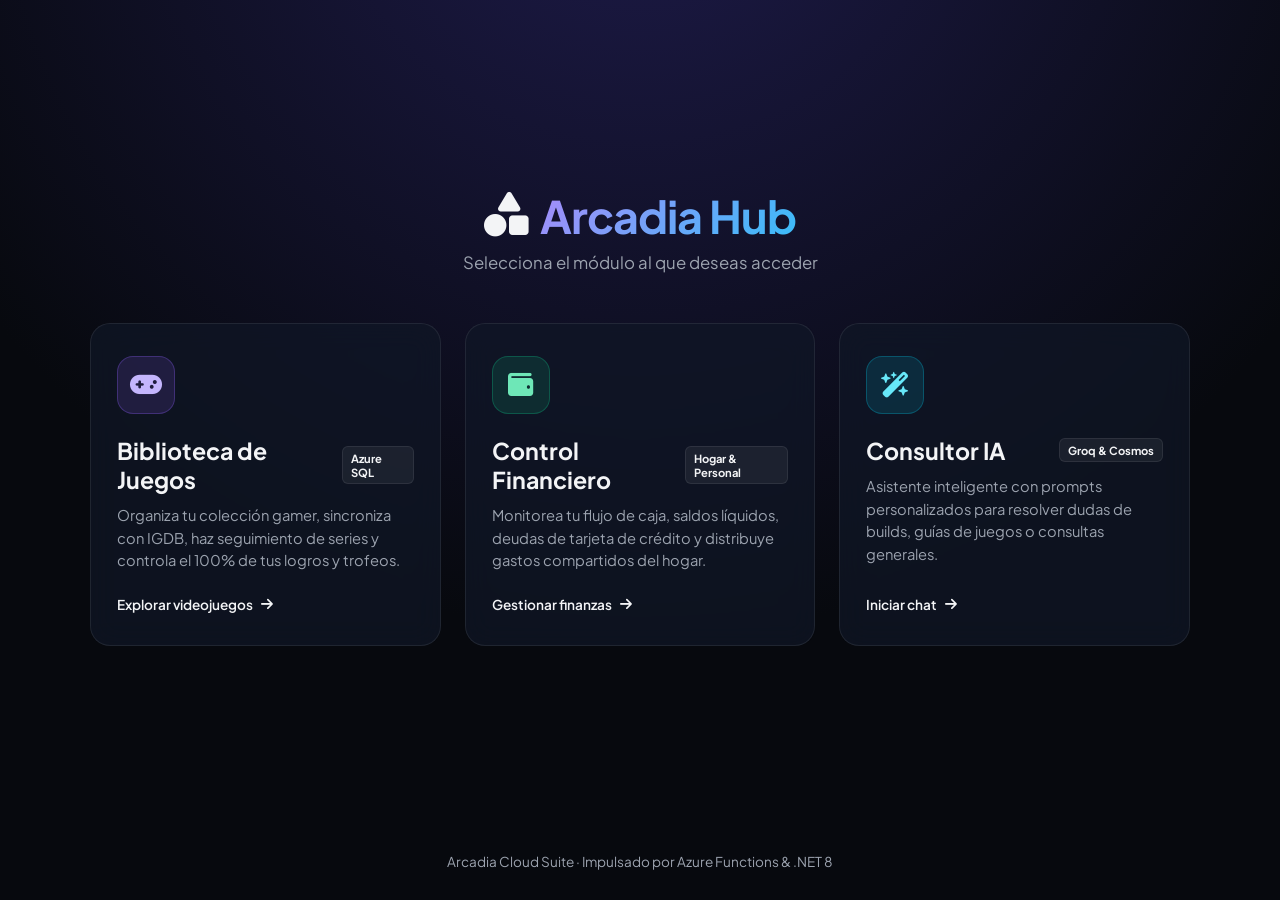
<file: src/index.html>
<!DOCTYPE html>
<html lang="es">
<head>
  <meta charset="UTF-8">
  <meta name="viewport" content="width=device-width, initial-scale=1.0">
  <title>Arcadia Hub · Centro de Aplicaciones</title>
  <link rel="preconnect" href="https://fonts.googleapis.com">
  <link rel="preconnect" href="https://fonts.gstatic.com" crossorigin>
  <link href="https://fonts.googleapis.com/css2?family=Plus+Jakarta+Sans:wght@400;500;600;700;800&family=Space+Grotesk:wght@600;700&display=swap" rel="stylesheet">
  <link rel="stylesheet" href="https://cdnjs.cloudflare.com/ajax/libs/font-awesome/6.5.1/css/all.min.css">
  <style>
    :root {
      --bg: #07090e;
      --card-bg: rgba(17, 24, 39, 0.7);
      --border: rgba(255, 255, 255, 0.08);
      --text: #f3f4f6;
      --muted: #9ca3af;
      --violet: #8b5cf6;
      --cyan: #06b6d4;
      --emerald: #10b981;
    }
    * { box-sizing: border-box; margin: 0; padding: 0; font-family: 'Plus Jakarta Sans', sans-serif; }
    body {
      background: radial-gradient(circle at 50% -20%, #1e1b4b 0%, var(--bg) 65%);
      color: var(--text); min-height: 100vh; display: flex; flex-direction: column; justify-content: space-between; padding: 30px 20px;
    }
    .container { max-width: 1100px; margin: auto; width: 100%; }
    header { text-align: center; margin-bottom: 50px; }
    .brand { font-family: 'Space Grotesk', sans-serif; font-size: 2.8rem; font-weight: 700; letter-spacing: -1px; display: inline-flex; align-items: center; gap: 12px; }
    .brand span { background: linear-gradient(135deg, #a78bfa, #38bdf8); -webkit-background-clip: text; -webkit-text-fill-color: transparent; }
    .subtitle { color: var(--muted); font-size: 1.05rem; margin-top: 8px; }
    
    .hub-grid { display: grid; grid-template-columns: repeat(auto-fit, minmax(310px, 1fr)); gap: 24px; }
    .hub-card {
      background: var(--card-bg); border: 1px solid var(--border); border-radius: 20px; padding: 32px 26px;
      backdrop-filter: blur(14px); text-decoration: none; color: inherit; display: flex; flex-direction: column;
      justify-content: space-between; transition: all 0.3s cubic-bezier(0.4, 0, 0.2, 1); position: relative; overflow: hidden;
    }
    .hub-card::before {
      content: ''; position: absolute; inset: 0; opacity: 0; transition: opacity 0.3s ease;
      background: radial-gradient(800px circle at var(--mouse-x, 50%) var(--mouse-y, 50%), rgba(255, 255, 255, 0.06), transparent 40%);
    }
    .hub-card:hover { transform: translateY(-6px); border-color: rgba(255, 255, 255, 0.25); box-shadow: 0 20px 40px rgba(0,0,0,0.5); }
    .hub-card.gaming:hover { border-color: var(--violet); box-shadow: 0 15px 35px rgba(139, 92, 246, 0.2); }
    .hub-card.finance:hover { border-color: var(--emerald); box-shadow: 0 15px 35px rgba(16, 185, 129, 0.2); }
    .hub-card.ai:hover { border-color: var(--cyan); box-shadow: 0 15px 35px rgba(6, 182, 212, 0.2); }

    .card-icon {
      width: 58px; height: 58px; border-radius: 16px; display: grid; place-items: center; font-size: 1.6rem; margin-bottom: 22px;
    }
    .gaming .card-icon { background: rgba(139, 92, 246, 0.15); color: #c4b5fd; border: 1px solid rgba(139, 92, 246, 0.3); }
    .finance .card-icon { background: rgba(16, 185, 129, 0.15); color: #6ee7b7; border: 1px solid rgba(16, 185, 129, 0.3); }
    .ai .card-icon { background: rgba(6, 182, 212, 0.15); color: #67e8f9; border: 1px solid rgba(6, 182, 212, 0.3); }

    .hub-card h2 { font-size: 1.45rem; font-weight: 700; margin-bottom: 10px; display: flex; justify-content: space-between; align-items: center; }
    .hub-card p { color: var(--muted); font-size: 0.92rem; line-height: 1.55; margin-bottom: 24px; }
    .card-footer { display: flex; align-items: center; font-size: 0.85rem; font-weight: 600; gap: 8px; color: var(--text); }
    .hub-card:hover .card-footer i { transform: translateX(5px); }
    .card-footer i { transition: transform 0.2s ease; }

    footer { text-align: center; color: var(--muted); font-size: 0.85rem; margin-top: 50px; }
    .badge { font-size: 0.7rem; padding: 4px 8px; border-radius: 6px; background: rgba(255,255,255,0.06); border: 1px solid var(--border); }
  </style>
</head>
<body>
  <div class="container">
    <header>
      <div class="brand"><i class="fa-solid fa-shapes"></i> <span>Arcadia Hub</span></div>
      <p class="subtitle">Selecciona el módulo al que deseas acceder</p>
    </header>

    <main class="hub-grid">
      <!-- Tarjeta Biblioteca de Juegos -->
      <a href="/bibliotecaJuego.html" class="hub-card gaming">
        <div>
          <div class="card-icon"><i class="fa-solid fa-gamepad"></i></div>
          <h2>Biblioteca de Juegos <span class="badge">Azure SQL</span></h2>
          <p>Organiza tu colección gamer, sincroniza con IGDB, haz seguimiento de series y controla el 100% de tus logros y trofeos.</p>
        </div>
        <div class="card-footer"><span>Explorar videojuegos</span> <i class="fa-solid fa-arrow-right"></i></div>
      </a>

      <!-- Tarjeta Gastos y Finanzas -->
      <a href="/gastos.html" class="hub-card finance">
        <div>
          <div class="card-icon"><i class="fa-solid fa-wallet"></i></div>
          <h2>Control Financiero <span class="badge">Hogar & Personal</span></h2>
          <p>Monitorea tu flujo de caja, saldos líquidos, deudas de tarjeta de crédito y distribuye gastos compartidos del hogar.</p>
        </div>
        <div class="card-footer"><span>Gestionar finanzas</span> <i class="fa-solid fa-arrow-right"></i></div>
      </a>

      <!-- Tarjeta Consultor IA -->
      <a href="/consultor.html" class="hub-card ai">
        <div>
          <div class="card-icon"><i class="fa-solid fa-wand-magic-sparkles"></i></div>
          <h2>Consultor IA <span class="badge">Groq & Cosmos</span></h2>
          <p>Asistente inteligente con prompts personalizados para resolver dudas de builds, guías de juegos o consultas generales.</p>
        </div>
        <div class="card-footer"><span>Iniciar chat</span> <i class="fa-solid fa-arrow-right"></i></div>
      </a>
    </main>
  </div>

  <footer>
    <p>Arcadia Cloud Suite · Impulsado por Azure Functions & .NET 8</p>
  </footer>
</body>
</html>
</file>
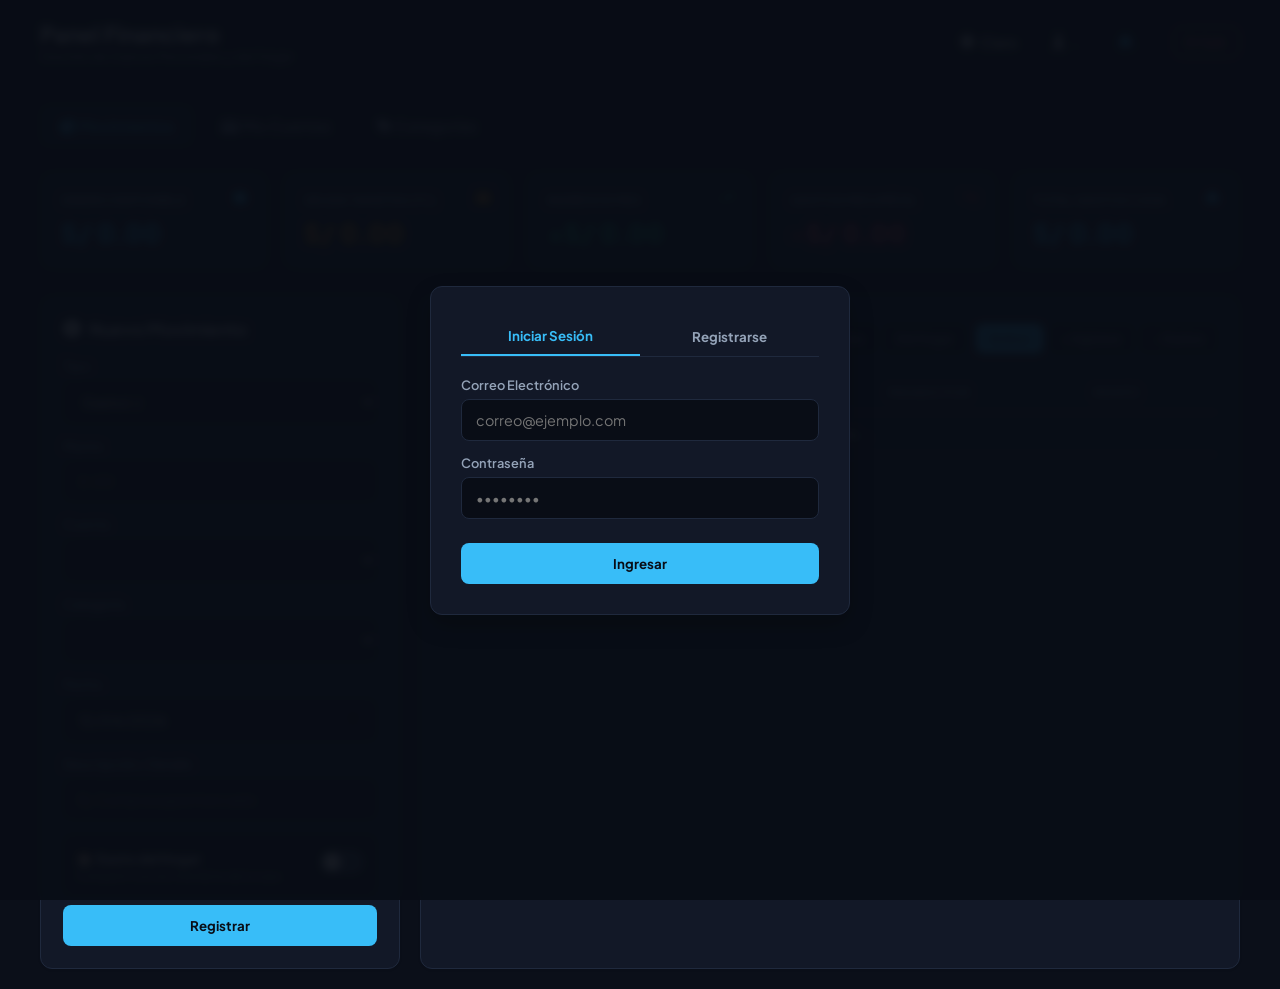
<file: src/gastos.html>
<!DOCTYPE html>
<html lang="es" data-theme="dark">
<head>
  <meta charset="UTF-8">
  <meta name="viewport" content="width=device-width, initial-scale=1.0">
  <title>Control Financiero & Hogar</title>
  
  <!-- Fuentes e Iconos via CDN -->
  <link rel="preconnect" href="https://fonts.googleapis.com">
  <link rel="preconnect" href="https://fonts.gstatic.com" crossorigin>
  <link href="https://fonts.googleapis.com/css2?family=Plus+Jakarta+Sans:wght@400;500;600;700;800&display=swap" rel="stylesheet">
  <link rel="stylesheet" href="https://cdnjs.cloudflare.com/ajax/libs/font-awesome/6.5.1/css/all.min.css" />

  <style>
    /* ========================================================
       VARIABLES DE COLOR (MODO OSCURO - DEFAULT)
       ======================================================== */
    :root {
      --bg: #0b0f19;
      --card-bg: #121827;
      --card-border: #1f293d;
      --input-bg: #090d16;
      --text: #f8fafc;
      --text-muted: #94a3b8;
      --primary: #38bdf8;
      --primary-hover: #0284c7;
      --primary-text: #090d16;
      --success: #10b981;
      --danger: #f43f5e;
      --warning: #f59e0b;
      --overlay-bg: rgba(9, 13, 22, 0.95);
      --switch-bg: #334155;
      --radius: 12px;
    }

    /* ========================================================
       VARIABLES DE COLOR (MODO CLARO)
       ======================================================== */
    [data-theme="light"] {
      --bg: #f1f5f9;
      --card-bg: #ffffff;
      --card-border: #e2e8f0;
      --input-bg: #f8fafc;
      --text: #0f172a;
      --text-muted: #64748b;
      --primary: #0284c7;
      --primary-hover: #0369a1;
      --primary-text: #ffffff;
      --success: #059669;
      --danger: #e11d48;
      --warning: #d97706;
      --overlay-bg: rgba(15, 23, 42, 0.7);
      --switch-bg: #cbd5e1;
    }

    * { box-sizing: border-box; margin: 0; padding: 0; font-family: 'Plus Jakarta Sans', sans-serif; transition: background-color 0.25s ease, border-color 0.25s ease; }
    body { background-color: var(--bg); color: var(--text); padding: 20px; min-height: 100vh; }
    .container { max-width: 1200px; margin: auto; }

    /* Top Bar */
    header {
      display: flex; justify-content: space-between; align-items: center;
      padding-bottom: 20px; border-bottom: 1px solid var(--card-border); margin-bottom: 20px; flex-wrap: wrap; gap: 15px;
    }
    .user-info { display: flex; align-items: center; gap: 10px; flex-wrap: wrap; }
    .badge-pill {
      background: var(--input-bg); border: 1px solid var(--card-border); color: var(--text);
      padding: 6px 12px; border-radius: 20px; font-size: 0.8rem; display: flex; align-items: center; gap: 6px;
    }
    
    /* Botones de acción Header */
    .btn-theme {
      background: var(--input-bg); border: 1px solid var(--card-border); color: var(--text);
      padding: 8px 12px; border-radius: 8px; cursor: pointer; font-size: 0.9rem; font-weight: 600; display: flex; align-items: center; gap: 6px;
    }
    .btn-theme:hover { border-color: var(--primary); }

    .btn-logout { 
      background: none; border: 1px solid var(--danger); color: var(--danger); 
      padding: 7px 12px; border-radius: 8px; cursor: pointer; font-size: 0.8rem; font-weight: 600; 
    }
    .btn-logout:hover { background: var(--danger); color: white; }

    /* Navigation Tabs */
    .tabs { display: flex; gap: 10px; margin-bottom: 25px; }
    .tab-btn {
      background: transparent; border: none; color: var(--text-muted);
      padding: 10px 18px; font-size: 0.95rem; font-weight: 600; cursor: pointer; border-radius: 8px;
    }
    .tab-btn.active { background: var(--card-bg); color: var(--primary); border: 1px solid var(--card-border); }

    /* KPIs */
    .kpi-grid { display: grid; grid-template-columns: repeat(auto-fit, minmax(210px, 1fr)); gap: 15px; margin-bottom: 25px; }
    .kpi-card {
      background: var(--card-bg); padding: 20px; border-radius: var(--radius);
      border: 1px solid var(--card-border); display: flex; flex-direction: column; justify-content: space-between;
      box-shadow: 0 1px 3px rgba(0,0,0,0.05);
    }
    .kpi-header { display: flex; justify-content: space-between; color: var(--text-muted); font-size: 0.8rem; font-weight: 600; text-transform: uppercase; margin-bottom: 8px; }
    .kpi-amount { font-size: 1.6rem; font-weight: 800; }

    /* Layout */
    .content-grid { display: grid; grid-template-columns: 360px 1fr; gap: 20px; }
    @media (max-width: 900px) { .content-grid { grid-template-columns: 1fr; } }

    .card { 
      background: var(--card-bg); padding: 22px; border-radius: var(--radius); 
      border: 1px solid var(--card-border); box-shadow: 0 1px 3px rgba(0,0,0,0.05);
    }
    .card h2 { font-size: 1.1rem; font-weight: 700; margin-bottom: 18px; display: flex; align-items: center; gap: 8px; }

    /* Form Controls */
    .form-group { margin-bottom: 14px; }
    label { display: block; font-size: 0.8rem; font-weight: 600; color: var(--text-muted); margin-bottom: 6px; }
    input, select {
      width: 100%; padding: 11px 14px; border-radius: 8px; background: var(--input-bg);
      border: 1px solid var(--card-border); color: var(--text); font-size: 0.9rem; outline: none;
    }
    input:focus, select:focus { border-color: var(--primary); }
    
    .btn-submit {
      width: 100%; padding: 12px; background: var(--primary); color: var(--primary-text);
      font-weight: 700; border: none; border-radius: 8px; cursor: pointer; margin-top: 10px;
    }
    .btn-submit:hover { background: var(--primary-hover); }

    /* Switch Component */
    .switch-group {
      display: flex; align-items: center; justify-content: space-between;
      background: var(--input-bg); padding: 12px; border-radius: 8px; border: 1px solid var(--card-border); margin-top: 10px;
    }
    .switch { position: relative; display: inline-block; width: 44px; height: 24px; }
    .switch input { opacity: 0; width: 0; height: 0; }
    .slider { position: absolute; cursor: pointer; top: 0; left: 0; right: 0; bottom: 0; background-color: var(--switch-bg); border-radius: 24px; transition: .3s; }
    .slider:before { position: absolute; content: ""; height: 18px; width: 18px; left: 3px; bottom: 3px; background-color: white; border-radius: 50%; transition: .3s; }
    input:checked + .slider { background-color: var(--primary); }
    input:checked + .slider:before { transform: translateX(20px); }

    /* Table & Filter Bar */
    .table-toolbar { display: flex; justify-content: space-between; align-items: center; flex-wrap: wrap; gap: 10px; margin-bottom: 15px; }
    .filters { display: flex; gap: 6px; }
    .filter-btn {
      padding: 6px 12px; font-size: 0.75rem; font-weight: 600; border-radius: 6px;
      background: var(--input-bg); border: 1px solid var(--card-border); color: var(--text-muted); cursor: pointer;
    }
    .filter-btn.active { background: var(--primary); color: var(--primary-text); border-color: var(--primary); }

    table { width: 100%; border-collapse: collapse; text-align: left; font-size: 0.85rem; }
    th, td { padding: 12px 10px; border-bottom: 1px solid var(--card-border); }
    th { color: var(--text-muted); font-weight: 600; font-size: 0.75rem; text-transform: uppercase; }
    .badge { padding: 4px 8px; border-radius: 6px; font-size: 0.75rem; font-weight: 700; display: inline-block; }
    .badge-in { background: rgba(16, 185, 129, 0.15); color: var(--success); }
    .badge-ex { background: rgba(244, 63, 94, 0.15); color: var(--danger); }
    .badge-home { background: rgba(56, 189, 248, 0.15); color: var(--primary); font-size: 0.65rem; padding: 2px 6px; border-radius: 4px; }

    /* Accounts & Categories Grids */
    .grid-cards { display: grid; grid-template-columns: repeat(auto-fill, minmax(240px, 1fr)); gap: 15px; }
    .item-card { background: var(--input-bg); padding: 16px; border-radius: 8px; border: 1px solid var(--card-border); }

    /* Auth Modal Overlay */
    #authOverlay {
      position: fixed; inset: 0; background: var(--overlay-bg); backdrop-filter: blur(4px);
      display: flex; align-items: center; justify-content: center; z-index: 1000; padding: 20px;
    }
    .auth-card { 
      background: var(--card-bg); width: 100%; max-width: 420px; padding: 30px; 
      border-radius: var(--radius); border: 1px solid var(--card-border); box-shadow: 0 10px 25px rgba(0,0,0,0.2);
    }
    .auth-tabs { display: flex; margin-bottom: 20px; border-bottom: 1px solid var(--card-border); }
    .auth-tab { flex: 1; padding: 10px; background: none; border: none; color: var(--text-muted); font-weight: 700; cursor: pointer; }
    .auth-tab.active { color: var(--primary); border-bottom: 2px solid var(--primary); }

    .tab-content { display: none; }
    .tab-content.active { display: block; }
    #loader { display: none; color: var(--primary); text-align: center; font-size: 0.9rem; font-weight: 600; margin-bottom: 15px; }
  </style>
</head>
<body>

<!-- MODAL DE LOGIN / REGISTRO (Si no hay token) -->
<div id="authOverlay" style="display: none;">
  <div class="auth-card">
    <div class="auth-tabs">
      <button class="auth-tab active" onclick="switchAuthTab('login')">Iniciar Sesión</button>
      <button class="auth-tab" onclick="switchAuthTab('register')">Registrarse</button>
    </div>

    <!-- Login -->
    <form id="formLogin">
      <div class="form-group">
        <label>Correo Electrónico</label>
        <input type="email" id="loginEmail" required placeholder="correo@ejemplo.com">
      </div>
      <div class="form-group">
        <label>Contraseña</label>
        <input type="password" id="loginPassword" required placeholder="••••••••">
      </div>
      <button type="submit" class="btn-submit" id="btnLoginSubmit">Ingresar</button>
    </form>

    <!-- Registro -->
    <form id="formRegister" style="display: none;">
      <div class="form-group">
        <label>Nombre Completo</label>
        <input type="text" id="regName" required placeholder="Ej: Carlos Gómez">
      </div>
      <div class="form-group">
        <label>Correo Electrónico</label>
        <input type="email" id="regEmail" required placeholder="correo@ejemplo.com">
      </div>
      <div class="form-group">
        <label>Contraseña</label>
        <input type="password" id="regPassword" required placeholder="••••••••">
      </div>
      <div class="form-group">
        <label>¿Crear un Hogar nuevo? (Opcional)</label>
        <input type="text" id="regHomeName" placeholder="Ej: Casa Depa 402">
      </div>
      <div class="form-group">
        <label>O ingresar Código de Invitación</label>
        <input type="text" id="regInviteCode" placeholder="Ej: CASA-1234">
      </div>
      <button type="submit" class="btn-submit" id="btnRegSubmit">Crear Cuenta</button>
    </form>
  </div>
</div>

<!-- CONTENEDOR PRINCIPAL DE LA APP -->
<div class="container" id="mainApp">
  <header>
    <div>
      <h1 style="font-size: 1.4rem; font-weight: 800;">Panel Financiero</h1>
      <p style="font-size: 0.8rem; color: var(--text-muted);">Gestión de Gastos Personales y del Hogar</p>
    </div>
    
    <div class="user-info">
      <!-- Botón Modo Claro / Oscuro -->
      <button class="btn-theme" onclick="toggleTheme()" id="themeBtn" title="Cambiar tema">
        <i class="fa-solid fa-sun"></i> <span id="themeText">Claro</span>
      </button>

      <div class="badge-pill" id="userBadge"><i class="fa-solid fa-user"></i> <span>...</span></div>
      <div class="badge-pill" id="homeBadge" style="color: var(--primary);"><i class="fa-solid fa-house"></i> <span>...</span></div>
      <button class="btn-logout" onclick="logout()"><i class="fa-solid fa-arrow-right-from-bracket"></i> Salir</button>
    </div>
  </header>

  <!-- Pestañas Principales -->
  <div class="tabs">
    <button class="tab-btn active" onclick="switchTab('tab-movimientos')"><i class="fa-solid fa-chart-pie"></i> Movimientos</button>
    <button class="tab-btn" onclick="switchTab('tab-cuentas')"><i class="fa-solid fa-credit-card"></i> Mis Cuentas</button>
    <button class="tab-btn" onclick="switchTab('tab-categorias')"><i class="fa-solid fa-tags"></i> Categorías</button>
  </div>

  <div id="loader"><i class="fa-solid fa-spinner fa-spin"></i> Sincronizando con Azure SQL...</div>

  <!-- PESTAÑA 1: MOVIMIENTOS & KPIS -->
  <div id="tab-movimientos" class="tab-content active">
    
    <!-- Tarjetas de Resumen KPI -->
    <div class="kpi-grid">
      <div class="kpi-card">
        <div class="kpi-header"><span>Dinero Disponible</span><i class="fa-solid fa-wallet" style="color:var(--primary)"></i></div>
        <div id="kpiLiquid" class="kpi-amount" style="color:var(--primary)">S/ 0.00</div>
      </div>
      <div class="kpi-card">
        <div class="kpi-header"><span>Deuda Tarjetas (TC)</span><i class="fa-solid fa-credit-card" style="color:var(--warning)"></i></div>
        <div id="kpiDebt" class="kpi-amount" style="color:var(--warning)">S/ 0.00</div>
      </div>
      <div class="kpi-card">
        <div class="kpi-header"><span>Ingresos Mes</span><i class="fa-solid fa-arrow-trend-up" style="color:var(--success)"></i></div>
        <div id="kpiIncome" class="kpi-amount" style="color:var(--success)">+S/ 0.00</div>
      </div>
      <div class="kpi-card">
        <div class="kpi-header"><span>Gastos Mes (Míos)</span><i class="fa-solid fa-arrow-trend-down" style="color:var(--danger)"></i></div>
        <div id="kpiExpense" class="kpi-amount" style="color:var(--danger)">-S/ 0.00</div>
      </div>
      <div class="kpi-card" id="kpiHomeCard">
        <div class="kpi-header"><span>Total Gastos Casa</span><i class="fa-solid fa-house" style="color:var(--primary)"></i></div>
        <div id="kpiHomeExpense" class="kpi-amount" style="color:var(--primary)">S/ 0.00</div>
      </div>
    </div>

    <!-- Registro & Historial -->
    <div class="content-grid">
      <!-- Formulario Nueva Transacción -->
      <div class="card">
        <h2><i class="fa-solid fa-plus-circle"></i> Nuevo Movimiento</h2>
        <form id="formTx">
          <div class="form-group">
            <label>Tipo</label>
            <select id="txType" required>
              <option value="EXPENSE">Gasto (-)</option>
              <option value="INCOME">Ingreso (+)</option>
            </select>
          </div>
          <div class="form-group">
            <label>Monto</label>
            <input type="number" id="txAmount" step="0.01" min="0.01" required placeholder="0.00">
          </div>
          <div class="form-group">
            <label>Cuenta</label>
            <select id="txAccount" required></select>
          </div>
          <div class="form-group">
            <label>Categoría</label>
            <select id="txCategory" required></select>
          </div>
          <div class="form-group">
            <label>Fecha</label>
            <input type="date" id="txDate" required>
          </div>
          <div class="form-group">
            <label>Descripción / Detalle</label>
            <input type="text" id="txDesc" placeholder="Ej: Compra supermercado">
          </div>

          <!-- Switch para Compartir con el Hogar -->
          <div class="switch-group" id="homeSwitchGroup">
            <div>
              <span style="font-size: 0.85rem; font-weight:700;">🏠 Gasto del Hogar</span>
              <p style="font-size: 0.7rem; color: var(--text-muted);">Compartir con los miembros de la casa</p>
            </div>
            <label class="switch">
              <input type="checkbox" id="txIsHousehold">
              <span class="slider"></span>
            </label>
          </div>

          <button type="submit" class="btn-submit" id="btnSaveTx">Registrar</button>
        </form>
      </div>

      <!-- Tabla de Transacciones -->
      <div class="card">
        <div class="table-toolbar">
          <h2><i class="fa-solid fa-list"></i> Movimientos</h2>
          
          <div style="display:flex; gap:10px; flex-wrap:wrap;">
            <!-- Scope Filter -->
            <div class="filters">
              <button class="filter-btn active" onclick="setScope('ALL', this)">Todos</button>
              <button class="filter-btn" onclick="setScope('PERSONAL', this)">Privados</button>
              <button class="filter-btn" onclick="setScope('HOUSEHOLD', this)">Del Hogar</button>
            </div>
            <!-- Type Filter -->
            <div class="filters">
              <button class="filter-btn active" onclick="setTypeFilter('', this)">Ambos</button>
              <button class="filter-btn" onclick="setTypeFilter('INCOME', this)">+ Ingresos</button>
              <button class="filter-btn" onclick="setTypeFilter('EXPENSE', this)">- Gastos</button>
            </div>
          </div>
        </div>

        <div style="overflow-x: auto;">
          <table>
            <thead>
              <tr>
                <th>Fecha</th>
                <th>Concepto</th>
                <th>Cuenta</th>
                <th>Pagado Por</th>
                <th>Monto</th>
              </tr>
            </thead>
            <tbody id="txTableBody">
              <tr><td colspan="5" style="text-align:center;">Cargando...</td></tr>
            </tbody>
          </table>
        </div>
      </div>
    </div>
  </div>

  <!-- PESTAÑA 2: GESTIÓN DE CUENTAS -->
  <div id="tab-cuentas" class="tab-content">
    <div class="content-grid">
      <div class="card">
        <h2><i class="fa-solid fa-plus-circle"></i> Crear Cuenta</h2>
        <form id="formAccount">
          <div class="form-group">
            <label>Nombre de la Cuenta</label>
            <input type="text" id="accName" required placeholder="Ej: BCP Débito, Efectivo, Visa Oro">
          </div>
          <div class="form-group">
            <label>Tipo de Cuenta</label>
            <select id="accType" required></select>
          </div>
          <div class="form-group">
            <label>Saldo Inicial</label>
            <input type="number" id="accInitial" step="0.01" required value="0.00">
          </div>
          <div class="form-group">
            <label>Moneda</label>
            <input type="text" id="accCurrency" required value="PEN" maxlength="3">
          </div>
          <div class="switch-group">
            <div>
              <span style="font-size: 0.85rem; font-weight:700;">👥 Fondo Compartido</span>
              <p style="font-size: 0.7rem; color: var(--text-muted);">Visible por toda la casa</p>
            </div>
            <label class="switch">
              <input type="checkbox" id="accIsShared">
              <span class="slider"></span>
            </label>
          </div>
          <button type="submit" class="btn-submit">Crear Cuenta</button>
        </form>
      </div>

      <div class="card">
        <h2><i class="fa-solid fa-building-columns"></i> Cuentas Activas</h2>
        <div id="accountsList" class="grid-cards"></div>
      </div>
    </div>
  </div>

  <!-- PESTAÑA 3: CATEGORÍAS -->
  <div id="tab-categorias" class="tab-content">
    <div class="content-grid">
      <div class="card">
        <h2><i class="fa-solid fa-plus-circle"></i> Nueva Categoría</h2>
        <form id="formCategory">
          <div class="form-group">
            <label>Nombre</label>
            <input type="text" id="catName" required placeholder="Ej: Supermercado, Alquiler, Sueldo">
          </div>
          <div class="form-group">
            <label>Tipo</label>
            <select id="catType" required>
              <option value="EXPENSE">Gasto</option>
              <option value="INCOME">Ingreso</option>
            </select>
          </div>
          <button type="submit" class="btn-submit">Guardar Categoría</button>
        </form>
      </div>

      <div class="card">
        <h2><i class="fa-solid fa-layer-group"></i> Categorías Registradas</h2>
        <div style="display:grid; grid-template-columns: 1fr 1fr; gap: 20px;">
          <div>
            <h3 style="color:var(--success); font-size:0.9rem; margin-bottom:10px;">Ingresos</h3>
            <div id="catIncomeList" class="grid-cards" style="grid-template-columns: 1fr;"></div>
          </div>
          <div>
            <h3 style="color:var(--danger); font-size:0.9rem; margin-bottom:10px;">Gastos</h3>
            <div id="catExpenseList" class="grid-cards" style="grid-template-columns: 1fr;"></div>
          </div>
        </div>
      </div>
    </div>
  </div>
</div>

<script>
  const API_BASE = '/api';
  let jwtToken = localStorage.getItem('token_jwt');
  let appData = { accounts: [], categories: [], accountTypes: [], user: null, household: null };
  let currentScope = 'ALL';
  let currentTypeFilter = '';

  // INICIALIZACIÓN
  document.addEventListener('DOMContentLoaded', () => {
    initTheme(); // Cargar tema guardado (claro u oscuro)
    document.getElementById('txDate').value = new Date().toISOString().split('T')[0];
    
    if (!jwtToken) {
      document.getElementById('authOverlay').style.display = 'flex';
    } else {
      initApp();
    }

    // Formularios
    document.getElementById('formLogin').addEventListener('submit', handleLogin);
    document.getElementById('formRegister').addEventListener('submit', handleRegister);
    document.getElementById('formTx').addEventListener('submit', handleCreateTx);
    document.getElementById('formAccount').addEventListener('submit', handleCreateAccount);
    document.getElementById('formCategory').addEventListener('submit', handleCreateCategory);
    document.getElementById('txType').addEventListener('change', updateCategorySelect);
  });

  // GESTIÓN DE TEMA (CLARO / OSCURO)
  function initTheme() {
    const savedTheme = localStorage.getItem('app_theme') || 'dark';
    document.documentElement.setAttribute('data-theme', savedTheme);
    updateThemeButton(savedTheme);
  }

  function toggleTheme() {
    const currentTheme = document.documentElement.getAttribute('data-theme');
    const newTheme = currentTheme === 'dark' ? 'light' : 'dark';
    
    document.documentElement.setAttribute('data-theme', newTheme);
    localStorage.setItem('app_theme', newTheme);
    updateThemeButton(newTheme);
  }

  function updateThemeButton(theme) {
    const btn = document.getElementById('themeBtn');
    if (theme === 'dark') {
      btn.innerHTML = '<i class="fa-solid fa-sun"></i> <span>Claro</span>';
    } else {
      btn.innerHTML = '<i class="fa-solid fa-moon"></i> <span>Oscuro</span>';
    }
  }

  // FORMATO DE MONEDA
  function getCurrencySymbol(curr) {
    const s = { 'PEN': 'S/', 'USD': '$', 'EUR': '€', 'MXN': '$', 'COP': '$' };
    return s[curr?.toUpperCase()] || curr || 'S/';
  }

  function formatMoney(amount, curr = 'PEN') {
    return `${getCurrencySymbol(curr)} ${Number(amount).toLocaleString('es-PE', { minimumFractionDigits: 2, maximumFractionDigits: 2 })}`;
  }

  // PETICIONES CON AUTENTICACIÓN
  async function authFetch(url, options = {}) {
    options.headers = {
      ...(options.headers || {}),
      'Authorization': `Bearer ${jwtToken}`,
      'Content-Type': 'application/json'
    };

    const res = await fetch(url, options);
    if (res.status === 401) {
      logout();
      throw new Error('Sesión expirada');
    }
    return res;
  }

  // CARGAR DATOS PRINCIPALES
  async function initApp() {
    showLoader(true);
    try {
      const res = await authFetch(`${API_BASE}/finance/init`);
      appData = await res.json();

      // Cabecera Usuario y Hogar
      document.getElementById('userBadge').querySelector('span').textContent = appData.user.fullName;
      if (appData.household) {
        document.getElementById('homeBadge').querySelector('span').textContent = appData.household.name;
        document.getElementById('homeSwitchGroup').style.display = 'flex';
      } else {
        document.getElementById('homeBadge').style.display = 'none';
        document.getElementById('kpiHomeCard').style.display = 'none';
        document.getElementById('homeSwitchGroup').style.display = 'none';
      }

      // KPIs
      document.getElementById('kpiLiquid').textContent = formatMoney(appData.summary.liquidBalance);
      document.getElementById('kpiDebt').textContent = formatMoney(appData.summary.creditCardDebt);
      document.getElementById('kpiIncome').textContent = `+${formatMoney(appData.summary.monthlyIncome)}`;
      document.getElementById('kpiExpense').textContent = `-${formatMoney(appData.summary.monthlyExpense)}`;
      document.getElementById('kpiHomeExpense').textContent = formatMoney(appData.summary.householdExpenseThisMonth);

      // Selects y Vistas
      renderSelects();
      renderAccountsView();
      renderCategoriesView();
      loadTransactions();

      document.getElementById('authOverlay').style.display = 'none';
    } catch (e) {
      console.error(e);
    } finally {
      showLoader(false);
    }
  }

  function renderSelects() {
    const accSelect = document.getElementById('txAccount');
    accSelect.innerHTML = appData.accounts.map(a => 
      `<option value="${a.id}">${a.name} (${formatMoney(a.balance, a.currency)}) ${a.isShared ? '👥' : ''}</option>`
    ).join('');

    const accTypeSelect = document.getElementById('accType');
    accTypeSelect.innerHTML = appData.accountTypes.map(t => `<option value="${t.id}">${t.name}</option>`).join('');

    updateCategorySelect();
  }

  function updateCategorySelect() {
    const type = document.getElementById('txType').value;
    const catSelect = document.getElementById('txCategory');
    const filtered = appData.categories.filter(c => c.type === type);
    catSelect.innerHTML = filtered.map(c => `<option value="${c.id}">${c.name}</option>`).join('');
  }

  function renderAccountsView() {
    const list = document.getElementById('accountsList');
    list.innerHTML = appData.accounts.map(a => {
      const isTC = a.type.toLowerCase().includes('crédito');
      return `
        <div class="item-card">
          <div style="display:flex; justify-content:space-between; align-items:center; margin-bottom:6px;">
            <small style="color:var(--text-muted)">${a.type}</small>
            ${a.isShared ? '<span class="badge badge-home">Hogar 👥</span>' : ''}
          </div>
          <h4>${a.name}</h4>
          <small style="color:var(--text-muted)">${isTC ? 'Línea Disponible:' : 'Saldo Actual:'}</small>
          <p style="font-size:1.3rem; font-weight:800; color:${isTC ? 'var(--warning)' : 'var(--primary)'}">
            ${formatMoney(a.balance, a.currency)}
          </p>
        </div>
      `;
    }).join('');
  }

  function renderCategoriesView() {
    const inList = document.getElementById('catIncomeList');
    const exList = document.getElementById('catExpenseList');

    inList.innerHTML = appData.categories.filter(c => c.type === 'INCOME').map(c => 
      `<div class="item-card" style="padding:10px 14px;"><strong>${c.name}</strong></div>`
    ).join('');

    exList.innerHTML = appData.categories.filter(c => c.type === 'EXPENSE').map(c => 
      `<div class="item-card" style="padding:10px 14px;"><strong>${c.name}</strong></div>`
    ).join('');
  }

  async function loadTransactions() {
    const res = await authFetch(`${API_BASE}/finance/transactions?scope=${currentScope}&type=${currentTypeFilter}`);
    const txs = await res.json();
    const tbody = document.getElementById('txTableBody');

    if (txs.length === 0) {
      tbody.innerHTML = '<tr><td colspan="5" style="text-align:center;">No hay movimientos encontrados.</td></tr>';
      return;
    }

    tbody.innerHTML = txs.map(t => {
      const isIncome = t.type === 'INCOME';
      const badgeClass = isIncome ? 'badge-in' : 'badge-ex';
      const sign = isIncome ? '+' : '-';

      return `
        <tr>
          <td>${t.date}</td>
          <td>
            <strong>${t.category}</strong> ${t.isHousehold ? '<span class="badge-home">Hogar</span>' : ''}
            <br><small style="color:var(--text-muted)">${t.description || '-'}</small>
          </td>
          <td>${t.account}</td>
          <td><small>${t.paidBy}</small></td>
          <td><span class="badge ${badgeClass}">${sign}${formatMoney(t.amount, t.currency)}</span></td>
        </tr>
      `;
    }).join('');
  }

  // EVENTOS DE CREACIÓN (POST)
  async function handleCreateTx(e) {
    e.preventDefault();
    const btn = document.getElementById('btnSaveTx');
    btn.disabled = true;

    const payload = {
      accountId: parseInt(document.getElementById('txAccount').value),
      categoryId: parseInt(document.getElementById('txCategory').value),
      amount: parseFloat(document.getElementById('txAmount').value),
      transactionType: document.getElementById('txType').value,
      transactionDate: document.getElementById('txDate').value,
      description: document.getElementById('txDesc').value,
      isHouseholdExpense: document.getElementById('txIsHousehold').checked
    };

    const res = await authFetch(`${API_BASE}/finance/transactions`, {
      method: 'POST',
      body: JSON.stringify(payload)
    });

    if (res.ok) {
      document.getElementById('txAmount').value = '';
      document.getElementById('txDesc').value = '';
      document.getElementById('txIsHousehold').checked = false;
      await initApp();
    }
    btn.disabled = false;
  }

  async function handleCreateAccount(e) {
    e.preventDefault();
    const payload = {
      name: document.getElementById('accName').value,
      accountTypeId: parseInt(document.getElementById('accType').value),
      initialBalance: parseFloat(document.getElementById('accInitial').value),
      currency: document.getElementById('accCurrency').value.toUpperCase(),
      isSharedHousehold: document.getElementById('accIsShared').checked
    };

    const res = await authFetch(`${API_BASE}/finance/accounts`, {
      method: 'POST',
      body: JSON.stringify(payload)
    });

    if (res.ok) {
      document.getElementById('accName').value = '';
      document.getElementById('accInitial').value = '0.00';
      document.getElementById('accIsShared').checked = false;
      await initApp();
      alert('Cuenta creada exitosamente.');
    }
  }

  async function handleCreateCategory(e) {
    e.preventDefault();
    const payload = {
      name: document.getElementById('catName').value,
      type: document.getElementById('catType').value,
      color: '#38bdf8'
    };

    const res = await authFetch(`${API_BASE}/finance/categories`, {
      method: 'POST',
      body: JSON.stringify(payload)
    });

    if (res.ok) {
      document.getElementById('catName').value = '';
      await initApp();
      alert('Categoría registrada.');
    }
  }

  // AUTENTICACIÓN
  async function handleLogin(e) {
    e.preventDefault();
    const btn = document.getElementById('btnLoginSubmit');
    btn.textContent = 'Verificando...';

    const res = await fetch(`${API_BASE}/bnk/auth/login`, {
      method: 'POST',
      headers: { 'Content-Type': 'application/json' },
      body: JSON.stringify({
        email: document.getElementById('loginEmail').value,
        password: document.getElementById('loginPassword').value
      })
    });

    if (res.ok) {
      const data = await res.json();
      localStorage.setItem('token_jwt', data.token);
      jwtToken = data.token;
      initApp();
    } else {
      alert('Correo o contraseña incorrectos.');
    }
    btn.textContent = 'Ingresar';
  }

  async function handleRegister(e) {
    e.preventDefault();
    const btn = document.getElementById('btnRegSubmit');
    btn.textContent = 'Creando cuenta...';

    const res = await fetch(`${API_BASE}/bnk/auth/register`, {
      method: 'POST',
      headers: { 'Content-Type': 'application/json' },
      body: JSON.stringify({
        fullName: document.getElementById('regName').value,
        email: document.getElementById('regEmail').value,
        password: document.getElementById('regPassword').value,
        householdName: document.getElementById('regHomeName').value || null,
        inviteCode: document.getElementById('regInviteCode').value || null
      })
    });

    if (res.ok) {
      const data = await res.json();
      localStorage.setItem('token_jwt', data.token);
      jwtToken = data.token;
      initApp();
    } else {
      alert('Error en el registro. Verifica los datos o el código.');
    }
    btn.textContent = 'Crear Cuenta';
  }

  function logout() {
    localStorage.removeItem('token_jwt');
    jwtToken = null;
    document.getElementById('authOverlay').style.display = 'flex';
  }

  // TABS & FILTROS UI
  function switchTab(id) {
    document.querySelectorAll('.tab-content').forEach(el => el.classList.remove('active'));
    document.querySelectorAll('.tab-btn').forEach(el => el.classList.remove('active'));
    document.getElementById(id).classList.add('active');
    event.currentTarget.classList.add('active');
  }

  function switchAuthTab(type) {
    document.querySelectorAll('.auth-tab').forEach(b => b.classList.remove('active'));
    event.currentTarget.classList.add('active');
    document.getElementById('formLogin').style.display = type === 'login' ? 'block' : 'none';
    document.getElementById('formRegister').style.display = type === 'register' ? 'block' : 'none';
  }

  function setScope(scope, btn) {
    currentScope = scope;
    btn.parentElement.querySelectorAll('.filter-btn').forEach(b => b.classList.remove('active'));
    btn.classList.add('active');
    loadTransactions();
  }

  function setTypeFilter(type, btn) {
    currentTypeFilter = type;
    btn.parentElement.querySelectorAll('.filter-btn').forEach(b => b.classList.remove('active'));
    btn.classList.add('active');
    loadTransactions();
  }

  function showLoader(show) {
    document.getElementById('loader').style.display = show ? 'block' : 'none';
  }
</script>
</body>
</html>
</file>
